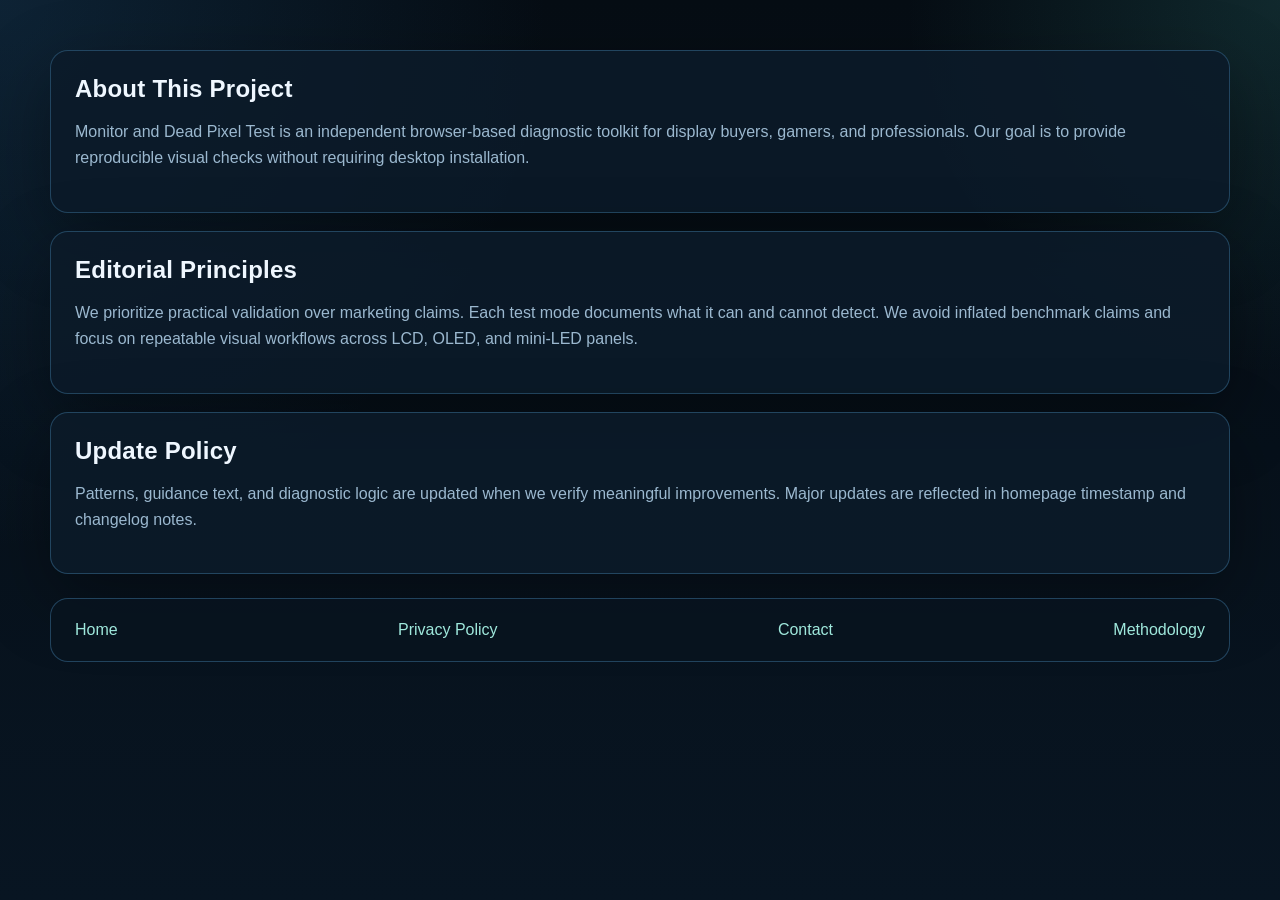
<file: about.html>
﻿<!DOCTYPE html>
<html lang="en">
<head>
    <meta charset="UTF-8">
    <meta name="viewport" content="width=device-width, initial-scale=1.0">
    <title>About | Monitor and Dead Pixel Test</title>
    <meta name="description" content="About the Monitor and Dead Pixel Test project, editorial principles, and update policy.">
    <link rel="canonical" href="https://deadpixeltests.org/about.html">
    <link rel="stylesheet" href="css/style.css">
</head>
<body>
    <main class="dashboard">
        <section class="content-block">
            <h1>About This Project</h1>
            <p>Monitor and Dead Pixel Test is an independent browser-based diagnostic toolkit for display buyers, gamers,
                and professionals. Our goal is to provide reproducible visual checks without requiring desktop
                installation.</p>
        </section>

        <section class="content-block">
            <h2>Editorial Principles</h2>
            <p>We prioritize practical validation over marketing claims. Each test mode documents what it can and cannot
                detect. We avoid inflated benchmark claims and focus on repeatable visual workflows across LCD, OLED,
                and mini-LED panels.</p>
        </section>

        <section class="content-block">
            <h2>Update Policy</h2>
            <p>Patterns, guidance text, and diagnostic logic are updated when we verify meaningful improvements. Major
                updates are reflected in homepage timestamp and changelog notes.</p>
        </section>

        <footer class="site-footer">
            <nav class="footer-nav">
                <a href="index.html">Home</a>
                <a href="privacy.html">Privacy Policy</a>
                <a href="contact.html">Contact</a>
                <a href="methodology.html">Methodology</a>
            </nav>
        </footer>
    </main>
</body>
</html>
</file>
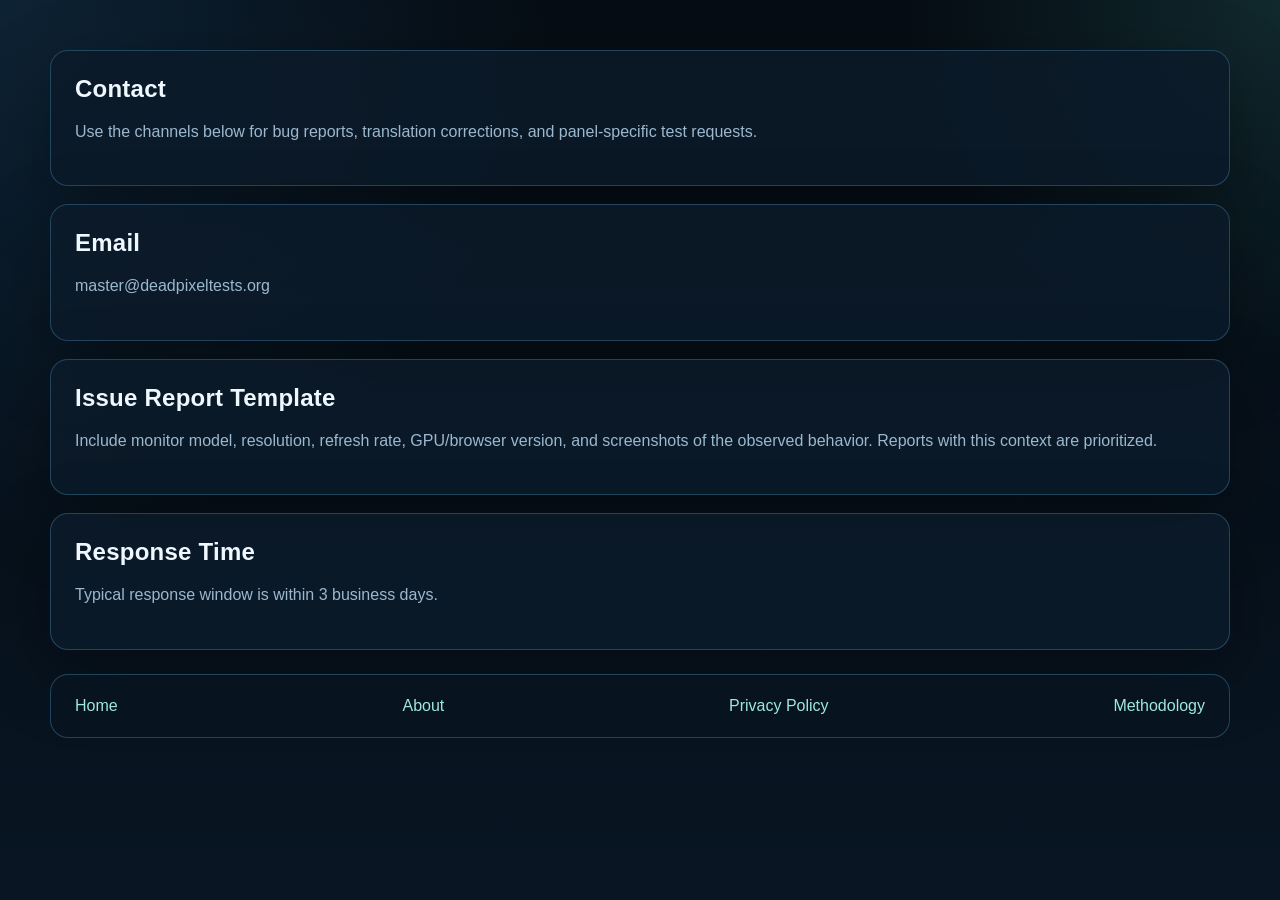
<file: contact.html>
﻿<!DOCTYPE html>
<html lang="en">
<head>
    <meta charset="UTF-8">
    <meta name="viewport" content="width=device-width, initial-scale=1.0">
    <title>Contact | Monitor and Dead Pixel Test</title>
    <meta name="description" content="Contact details and issue reporting channels for deadpixeltests.org.">
    <link rel="canonical" href="https://deadpixeltests.org/contact.html">
    <link rel="stylesheet" href="css/style.css">
</head>
<body>
    <main class="dashboard">
        <section class="content-block">
            <h1>Contact</h1>
            <p>Use the channels below for bug reports, translation corrections, and panel-specific test requests.</p>
        </section>

        <section class="content-block">
            <h2>Email</h2>
            <p>master@deadpixeltests.org</p>
        </section>

        <section class="content-block">
            <h2>Issue Report Template</h2>
            <p>Include monitor model, resolution, refresh rate, GPU/browser version, and screenshots of the observed
                behavior. Reports with this context are prioritized.</p>
        </section>

        <section class="content-block">
            <h2>Response Time</h2>
            <p>Typical response window is within 3 business days.</p>
        </section>

        <footer class="site-footer">
            <nav class="footer-nav">
                <a href="index.html">Home</a>
                <a href="about.html">About</a>
                <a href="privacy.html">Privacy Policy</a>
                <a href="methodology.html">Methodology</a>
            </nav>
        </footer>
    </main>
</body>
</html>
</file>
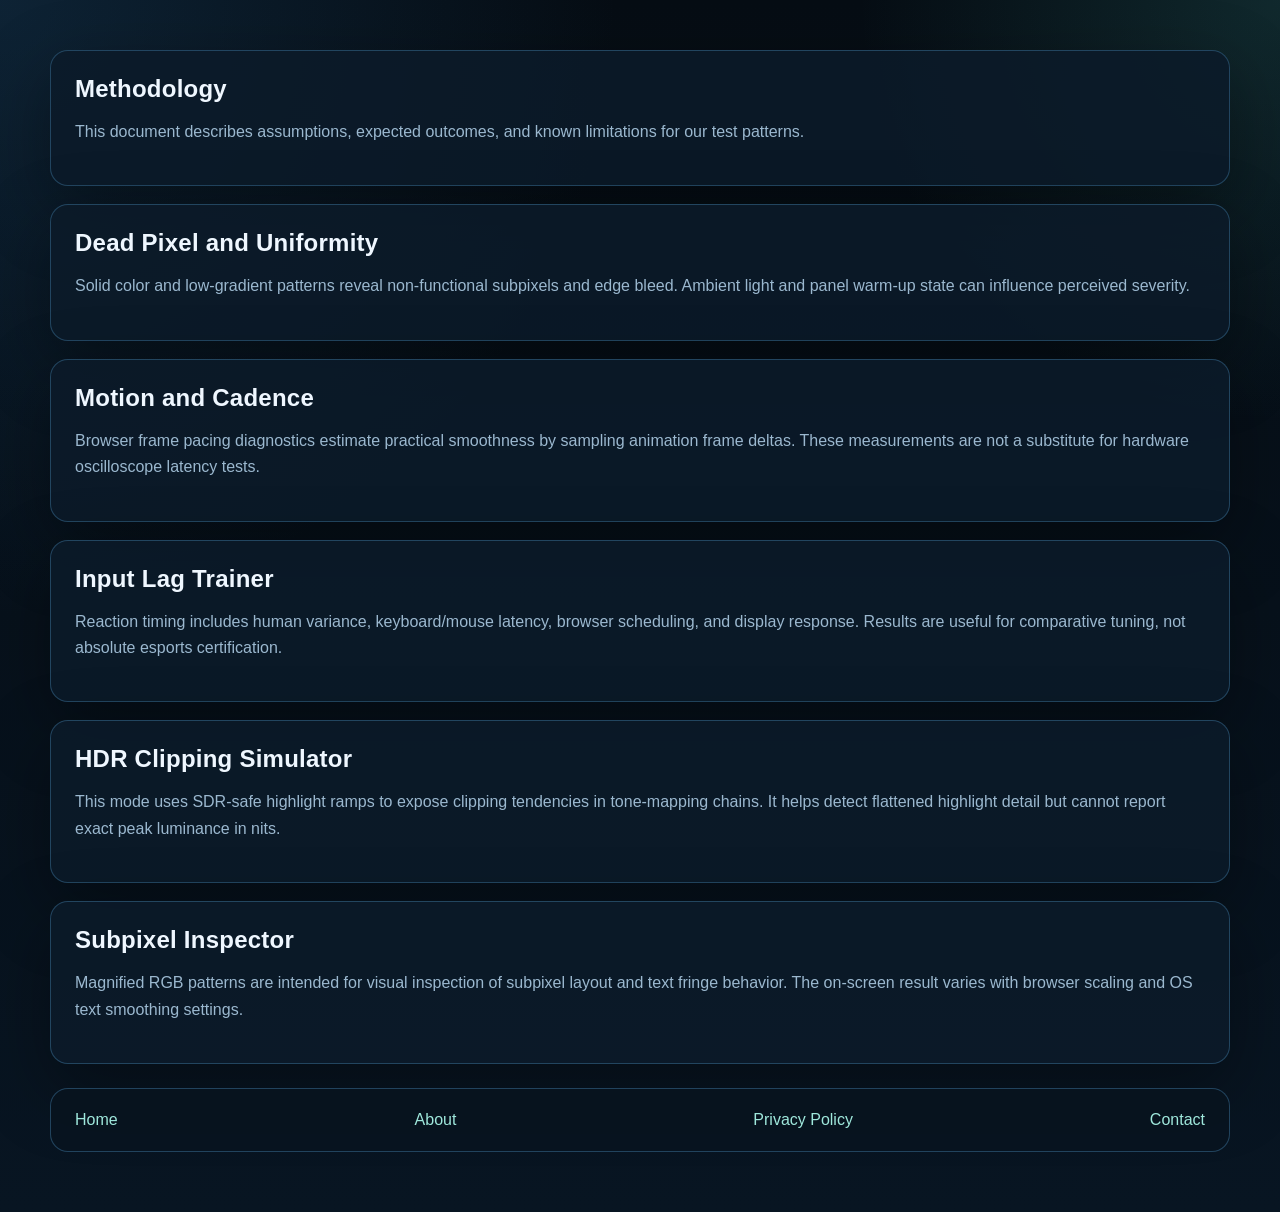
<file: methodology.html>
﻿<!DOCTYPE html>
<html lang="en">
<head>
    <meta charset="UTF-8">
    <meta name="viewport" content="width=device-width, initial-scale=1.0">
    <title>Methodology | Monitor and Dead Pixel Test</title>
    <meta name="description" content="Detailed methodology and limitations for each monitor test mode.">
    <link rel="canonical" href="https://deadpixeltests.org/methodology.html">
    <link rel="stylesheet" href="css/style.css">
</head>
<body>
    <main class="dashboard">
        <section class="content-block">
            <h1>Methodology</h1>
            <p>This document describes assumptions, expected outcomes, and known limitations for our test patterns.</p>
        </section>

        <section class="content-block">
            <h2>Dead Pixel and Uniformity</h2>
            <p>Solid color and low-gradient patterns reveal non-functional subpixels and edge bleed. Ambient light and panel
                warm-up state can influence perceived severity.</p>
        </section>

        <section class="content-block">
            <h2>Motion and Cadence</h2>
            <p>Browser frame pacing diagnostics estimate practical smoothness by sampling animation frame deltas. These
                measurements are not a substitute for hardware oscilloscope latency tests.</p>
        </section>

        <section class="content-block">
            <h2>Input Lag Trainer</h2>
            <p>Reaction timing includes human variance, keyboard/mouse latency, browser scheduling, and display response.
                Results are useful for comparative tuning, not absolute esports certification.</p>
        </section>

        <section class="content-block">
            <h2>HDR Clipping Simulator</h2>
            <p>This mode uses SDR-safe highlight ramps to expose clipping tendencies in tone-mapping chains. It helps detect
                flattened highlight detail but cannot report exact peak luminance in nits.</p>
        </section>

        <section class="content-block">
            <h2>Subpixel Inspector</h2>
            <p>Magnified RGB patterns are intended for visual inspection of subpixel layout and text fringe behavior. The
                on-screen result varies with browser scaling and OS text smoothing settings.</p>
        </section>

        <footer class="site-footer">
            <nav class="footer-nav">
                <a href="index.html">Home</a>
                <a href="about.html">About</a>
                <a href="privacy.html">Privacy Policy</a>
                <a href="contact.html">Contact</a>
            </nav>
        </footer>
    </main>
</body>
</html>
</file>
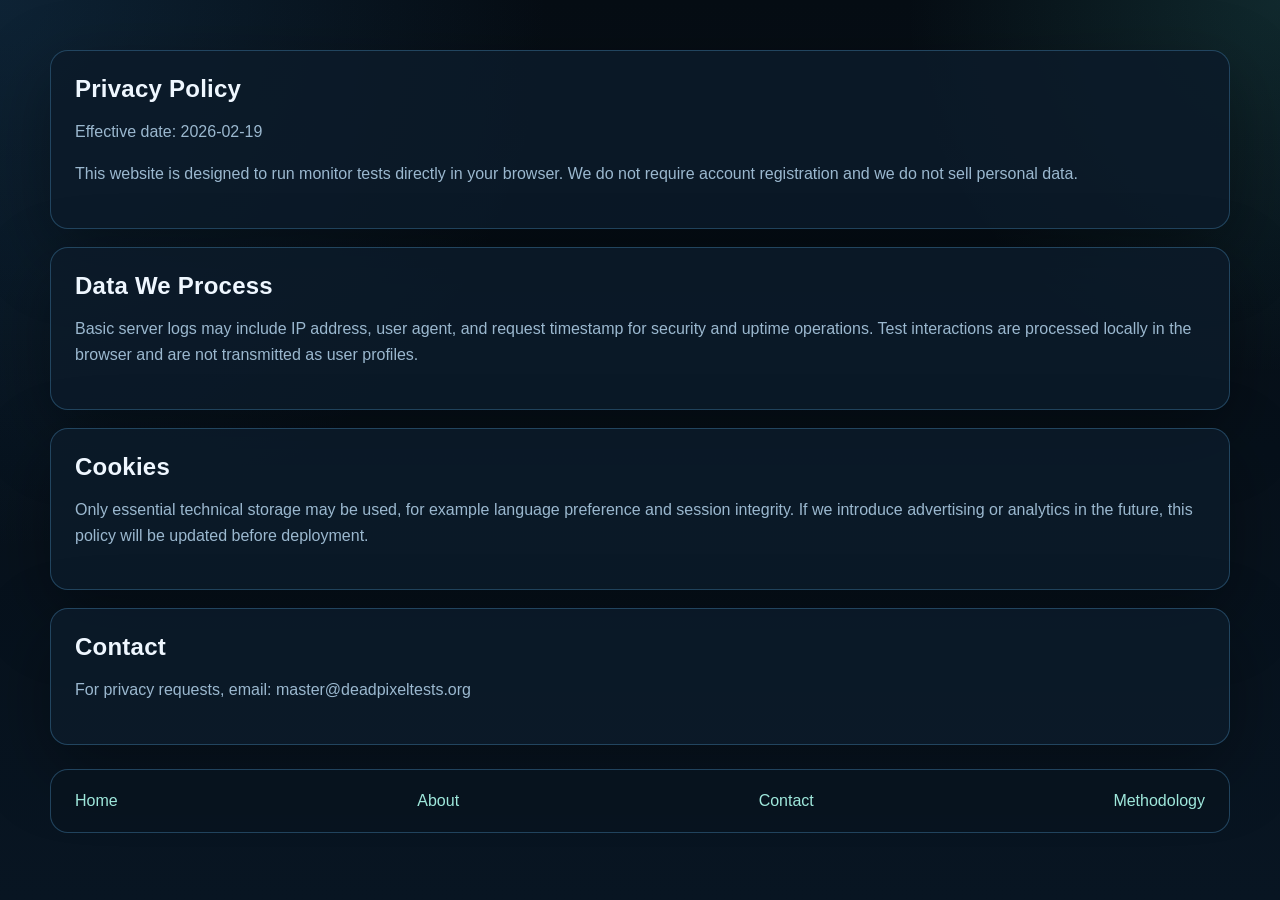
<file: privacy.html>
﻿<!DOCTYPE html>
<html lang="en">
<head>
    <meta charset="UTF-8">
    <meta name="viewport" content="width=device-width, initial-scale=1.0">
    <title>Privacy Policy | Monitor and Dead Pixel Test</title>
    <meta name="description" content="Privacy policy for deadpixeltests.org.">
    <link rel="canonical" href="https://deadpixeltests.org/privacy.html">
    <link rel="stylesheet" href="css/style.css">
</head>
<body>
    <main class="dashboard">
        <section class="content-block">
            <h1>Privacy Policy</h1>
            <p>Effective date: 2026-02-19</p>
            <p>This website is designed to run monitor tests directly in your browser. We do not require account
                registration and we do not sell personal data.</p>
        </section>

        <section class="content-block">
            <h2>Data We Process</h2>
            <p>Basic server logs may include IP address, user agent, and request timestamp for security and uptime
                operations. Test interactions are processed locally in the browser and are not transmitted as user
                profiles.</p>
        </section>

        <section class="content-block">
            <h2>Cookies</h2>
            <p>Only essential technical storage may be used, for example language preference and session integrity. If we
                introduce advertising or analytics in the future, this policy will be updated before deployment.</p>
        </section>

        <section class="content-block">
            <h2>Contact</h2>
            <p>For privacy requests, email: master@deadpixeltests.org</p>
        </section>

        <footer class="site-footer">
            <nav class="footer-nav">
                <a href="index.html">Home</a>
                <a href="about.html">About</a>
                <a href="contact.html">Contact</a>
                <a href="methodology.html">Methodology</a>
            </nav>
        </footer>
    </main>
</body>
</html>
</file>
<file: css/style.css>
:root {
    --bg: #07131d;
    --bg-soft: #102232;
    --surface: rgba(12, 27, 41, 0.88);
    --surface-strong: #112a3d;
    --surface-hover: #18384f;
    --line: #28506f;
    --text: #eff7ff;
    --muted: #9bb8cf;
    --accent: #4fd1c5;
    --accent-strong: #2fb39c;
    --warning: #f59e0b;
    --danger: #ef4444;
    --radius: 18px;
    --max-width: 1180px;
    --shadow: 0 24px 70px rgba(0, 0, 0, 0.34);
}

* {
    box-sizing: border-box;
}

html {
    scroll-behavior: smooth;
}

body {
    margin: 0;
    font-family: 'Source Sans 3', sans-serif;
    color: var(--text);
    background:
        radial-gradient(circle at top left, rgba(35, 97, 146, 0.26), transparent 35%),
        radial-gradient(circle at top right, rgba(79, 209, 197, 0.14), transparent 24%),
        linear-gradient(180deg, #060d14 0%, #081522 100%);
    min-height: 100vh;
}

a {
    color: inherit;
}

img {
    max-width: 100%;
}

h1,
h2,
h3,
h4 {
    margin: 0;
    font-family: 'Archivo', sans-serif;
    letter-spacing: 0.01em;
}

p,
li {
    color: var(--muted);
    line-height: 1.65;
}

.dashboard {
    width: min(var(--max-width), calc(100% - 32px));
    margin: 0 auto;
    padding: 32px 0 60px;
}

.main-header {
    display: grid;
    gap: 18px;
    margin-bottom: 22px;
}

.topbar,
.footer-nav {
    display: flex;
    align-items: center;
    justify-content: space-between;
    gap: 16px;
    flex-wrap: wrap;
}

.brand {
    display: flex;
    gap: 14px;
    align-items: center;
}

.brand-mark {
    width: 52px;
    height: 52px;
    border-radius: 16px;
    display: grid;
    place-items: center;
    background: linear-gradient(135deg, rgba(79, 209, 197, 0.24), rgba(65, 133, 181, 0.3));
    border: 1px solid rgba(79, 209, 197, 0.4);
    box-shadow: var(--shadow);
    font-size: 1.5rem;
}

.brand-copy strong {
    display: block;
    font-size: 1rem;
}

.brand-copy span {
    color: var(--muted);
    font-size: 0.95rem;
}

.lang-switcher {
    display: flex;
    flex-wrap: wrap;
    gap: 10px;
}

.lang-btn {
    width: 40px;
    height: 40px;
    border-radius: 999px;
    border: 1px solid rgba(255, 255, 255, 0.14);
    display: grid;
    place-items: center;
    background: rgba(9, 19, 29, 0.9);
    transition: transform 0.15s ease, border-color 0.15s ease, background-color 0.15s ease;
    text-decoration: none;
}

.lang-btn:hover,
.lang-btn:focus-visible {
    transform: translateY(-1px);
    border-color: rgba(79, 209, 197, 0.8);
    background: rgba(15, 35, 50, 0.96);
}

.lang-btn.active {
    border-color: var(--accent);
    box-shadow: 0 0 0 3px rgba(79, 209, 197, 0.16);
}

.lang-btn .fi {
    width: 24px !important;
    height: 24px !important;
    border-radius: 999px;
}

.hero,
.content-block,
.guide-hero,
.faq-block,
.article-section {
    background: var(--surface);
    border: 1px solid rgba(40, 80, 111, 0.8);
    border-radius: var(--radius);
    box-shadow: var(--shadow);
}

.hero {
    display: grid;
    gap: 20px;
    padding: 28px;
    overflow: hidden;
    position: relative;
}

.hero::after {
    content: '';
    position: absolute;
    inset: auto -10% -25% auto;
    width: 280px;
    height: 280px;
    background: radial-gradient(circle, rgba(79, 209, 197, 0.18), transparent 66%);
    pointer-events: none;
}

.eyebrow {
    display: inline-flex;
    align-items: center;
    gap: 8px;
    width: fit-content;
    border-radius: 999px;
    border: 1px solid rgba(79, 209, 197, 0.34);
    padding: 6px 12px;
    color: #c7fff4;
    background: rgba(79, 209, 197, 0.1);
    font-size: 0.92rem;
}

.hero h1,
.guide-hero h1 {
    font-size: clamp(2.1rem, 4vw, 3.5rem);
    max-width: 12ch;
}

.hero-lead,
.guide-hero p {
    max-width: 70ch;
    font-size: 1.08rem;
}

.hero-actions,
.quick-links,
.cta-row {
    display: flex;
    gap: 12px;
    flex-wrap: wrap;
}

.btn {
    display: inline-flex;
    align-items: center;
    justify-content: center;
    gap: 8px;
    min-height: 46px;
    padding: 0 16px;
    border-radius: 999px;
    border: 1px solid transparent;
    text-decoration: none;
    font-weight: 700;
    transition: transform 0.15s ease, background-color 0.15s ease, border-color 0.15s ease;
}

.btn:hover,
.btn:focus-visible {
    transform: translateY(-1px);
}

.btn-primary {
    background: var(--accent);
    color: #052826;
}

.btn-primary:hover,
.btn-primary:focus-visible {
    background: #6ce2d7;
}

.btn-secondary {
    background: rgba(18, 42, 61, 0.94);
    border-color: rgba(79, 209, 197, 0.4);
    color: var(--text);
}

.stats-grid,
.steps-grid,
.guide-grid,
.policy-grid,
.test-grid,
.trust-grid {
    display: grid;
    gap: 14px;
}

.stats-grid {
    grid-template-columns: repeat(auto-fit, minmax(180px, 1fr));
}

.stat-card,
.step-card,
.guide-card,
.trust-card,
.policy-card {
    background: rgba(16, 36, 52, 0.85);
    border: 1px solid rgba(40, 80, 111, 0.8);
    border-radius: 16px;
    padding: 18px;
}

.stat-card strong {
    display: block;
    font-size: 1.45rem;
    margin-bottom: 6px;
}

.content-block,
.article-section,
.faq-block,
.guide-hero {
    padding: 24px;
    margin-top: 18px;
}

.section-title {
    margin-bottom: 10px;
    font-size: 1.5rem;
}

.section-copy {
    max-width: 74ch;
}

.steps-grid,
.guide-grid,
.policy-grid,
.trust-grid {
    grid-template-columns: repeat(auto-fit, minmax(220px, 1fr));
    margin-top: 14px;
}

.step-card h3,
.guide-card h3,
.trust-card h3,
.policy-card h3,
.faq-item h3 {
    margin-bottom: 10px;
    font-size: 1.06rem;
}

.guide-card,
.test-card {
    text-decoration: none;
}

.guide-card .meta,
.trust-card .meta {
    display: inline-flex;
    margin-bottom: 8px;
    color: #c3fff6;
    font-size: 0.9rem;
}

.guide-card .arrow,
.trust-card .arrow {
    color: var(--accent);
    font-weight: 700;
}

.test-grid {
    grid-template-columns: repeat(auto-fit, minmax(220px, 1fr));
    margin-top: 14px;
}

.test-card {
    text-align: left;
    border: 1px solid rgba(40, 80, 111, 0.8);
    border-radius: 16px;
    padding: 17px;
    background: rgba(16, 38, 56, 0.92);
    color: var(--text);
    cursor: pointer;
    transition: transform 0.15s ease, border-color 0.15s ease, background-color 0.15s ease;
}

.test-card:hover,
.test-card:focus-visible {
    transform: translateY(-2px);
    background: var(--surface-hover);
    border-color: #4185b5;
}

.test-card .icon {
    font-size: 1.4rem;
    margin-bottom: 8px;
}

.test-card .title {
    font-family: 'Archivo', sans-serif;
    font-size: 1.02rem;
    margin-bottom: 5px;
}

.test-card .desc {
    font-size: 0.95rem;
}

.test-card.premium {
    background: linear-gradient(180deg, rgba(17, 51, 71, 0.98), rgba(15, 47, 60, 0.96));
    border-color: rgba(79, 209, 197, 0.5);
}

.test-card.danger {
    border-color: rgba(239, 68, 68, 0.5);
}

.guide-outline,
.policy-list,
.article-list {
    margin: 14px 0 0;
    padding-left: 20px;
}

.guide-outline li,
.policy-list li,
.article-list li {
    margin-bottom: 8px;
}

.faq-item + .faq-item {
    margin-top: 14px;
}

.locale-banner {
    display: flex;
    justify-content: space-between;
    align-items: center;
    gap: 16px;
    margin-top: 18px;
    padding: 16px 18px;
    border-radius: 16px;
    border: 1px solid rgba(79, 209, 197, 0.34);
    background: rgba(79, 209, 197, 0.1);
}

.locale-banner-copy {
    display: grid;
    gap: 4px;
}

.locale-banner strong {
    color: #d1fff8;
}

.inline-nav {
    display: flex;
    gap: 12px;
    flex-wrap: wrap;
}

.inline-nav a,
.footer-nav a,
.text-link {
    color: #9fe8dc;
    text-decoration: none;
}

.inline-nav a:hover,
.footer-nav a:hover,
.text-link:hover {
    text-decoration: underline;
}

.site-footer {
    margin-top: 24px;
    padding: 22px 24px;
    border-radius: var(--radius);
    border: 1px solid rgba(40, 80, 111, 0.8);
    background: rgba(9, 20, 31, 0.88);
}

.site-footer p {
    margin: 0;
}

.footer-meta {
    display: flex;
    justify-content: space-between;
    gap: 12px;
    flex-wrap: wrap;
    margin-top: 12px;
}

.test-container {
    position: fixed;
    inset: 0;
    z-index: 1000;
    background: #000;
}

.hidden {
    display: none !important;
}

#test-content {
    width: 100%;
    height: 100%;
}

.test-ui-overlay {
    position: absolute;
    top: 14px;
    left: 14px;
    right: 14px;
    display: flex;
    justify-content: space-between;
    gap: 16px;
    opacity: 0;
    pointer-events: none;
    transition: opacity 0.2s ease;
}

.test-container:hover .test-ui-overlay,
.test-container:focus-within .test-ui-overlay {
    opacity: 1;
}

.ui-btn,
.test-guide-text {
    pointer-events: auto;
    display: inline-flex;
    align-items: center;
    gap: 8px;
    border: 1px solid rgba(255, 255, 255, 0.24);
    background: rgba(0, 0, 0, 0.64);
    color: #fff;
    border-radius: 8px;
    padding: 8px 12px;
    backdrop-filter: blur(4px);
}

.ui-btn {
    cursor: pointer;
}

.full-screen-color {
    width: 100%;
    height: 100%;
}

@media (max-width: 900px) {
    .dashboard {
        width: min(var(--max-width), calc(100% - 22px));
        padding-top: 22px;
    }

    .hero,
    .content-block,
    .article-section,
    .faq-block,
    .guide-hero,
    .site-footer {
        padding: 20px;
    }

    .hero h1,
    .guide-hero h1 {
        max-width: none;
    }

    .locale-banner {
        align-items: flex-start;
        flex-direction: column;
    }
}

@media (max-width: 640px) {
    .topbar,
    .footer-nav,
    .footer-meta {
        align-items: flex-start;
        flex-direction: column;
    }

    .test-grid,
    .guide-grid,
    .steps-grid,
    .policy-grid,
    .trust-grid,
    .stats-grid {
        grid-template-columns: 1fr;
    }

    .test-ui-overlay {
        top: 10px;
        left: 10px;
        right: 10px;
        opacity: 1;
        flex-direction: column;
        align-items: flex-start;
    }
}
</file>
